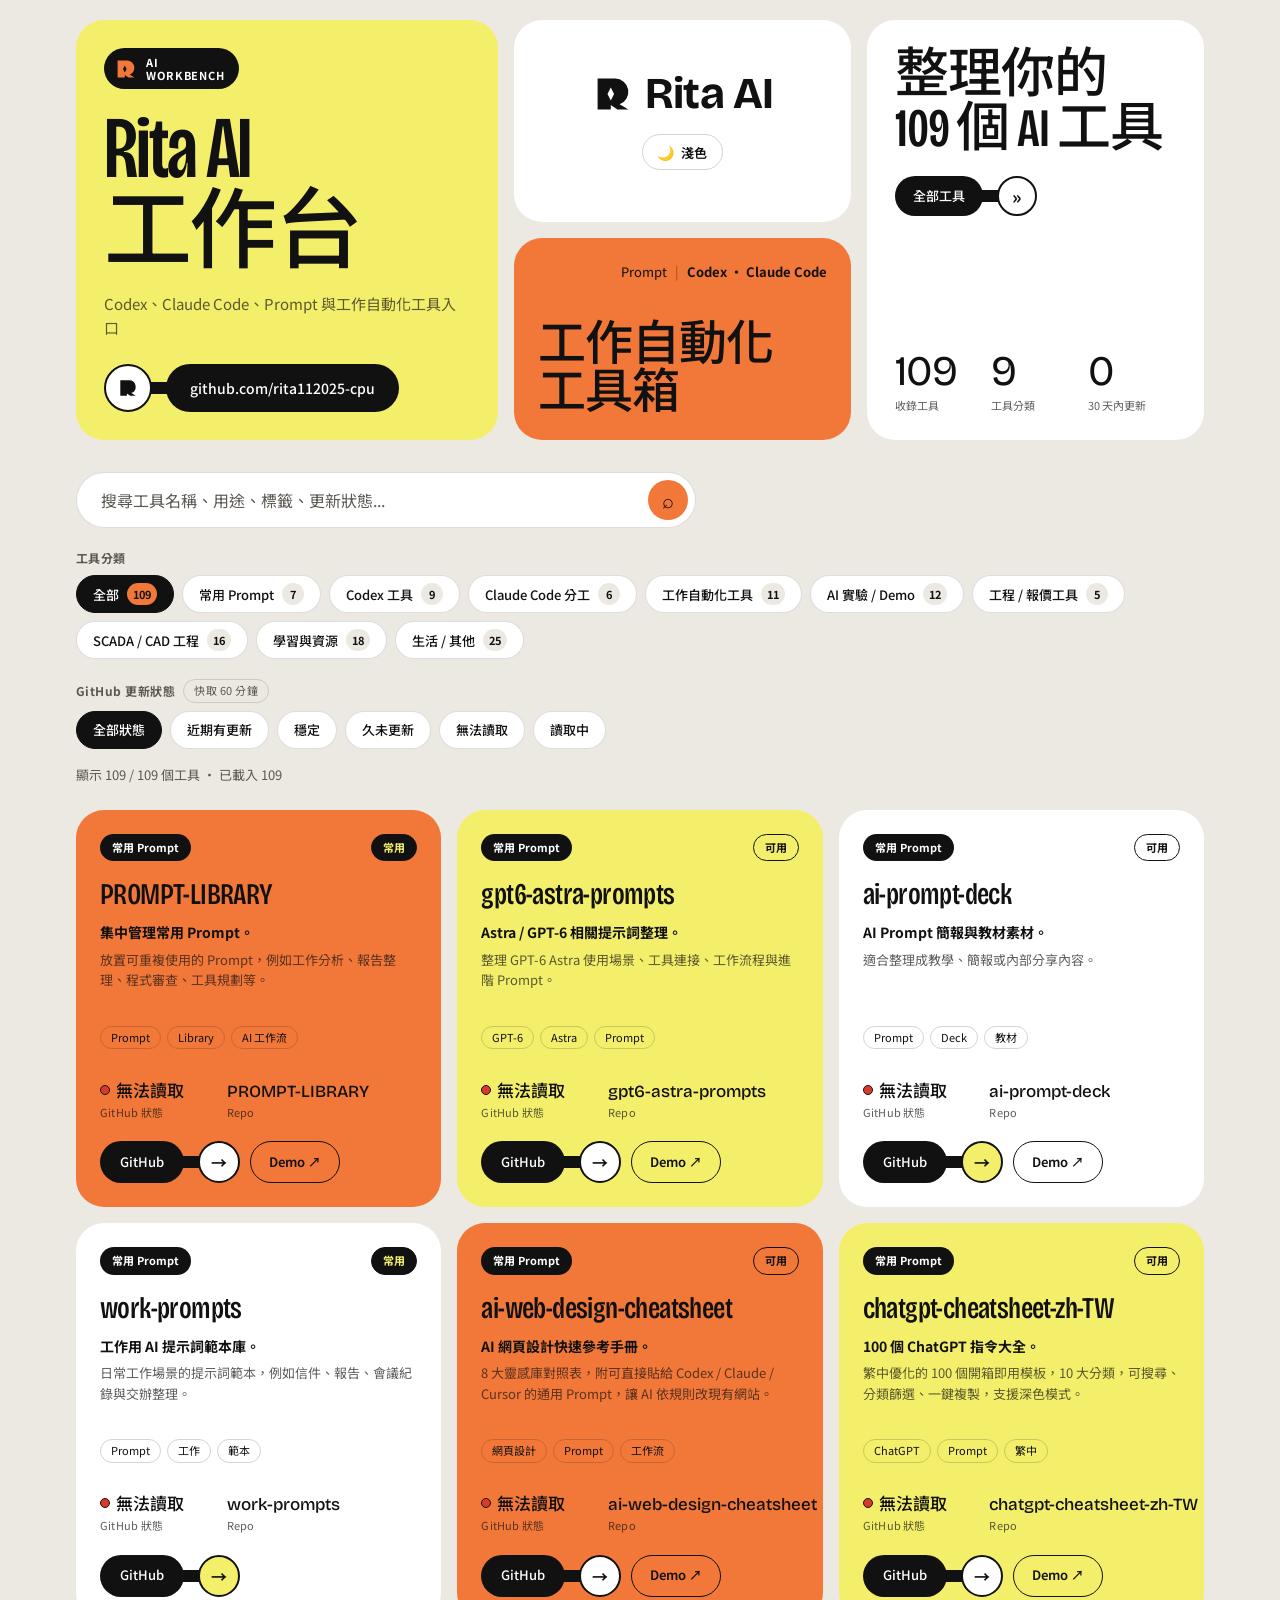
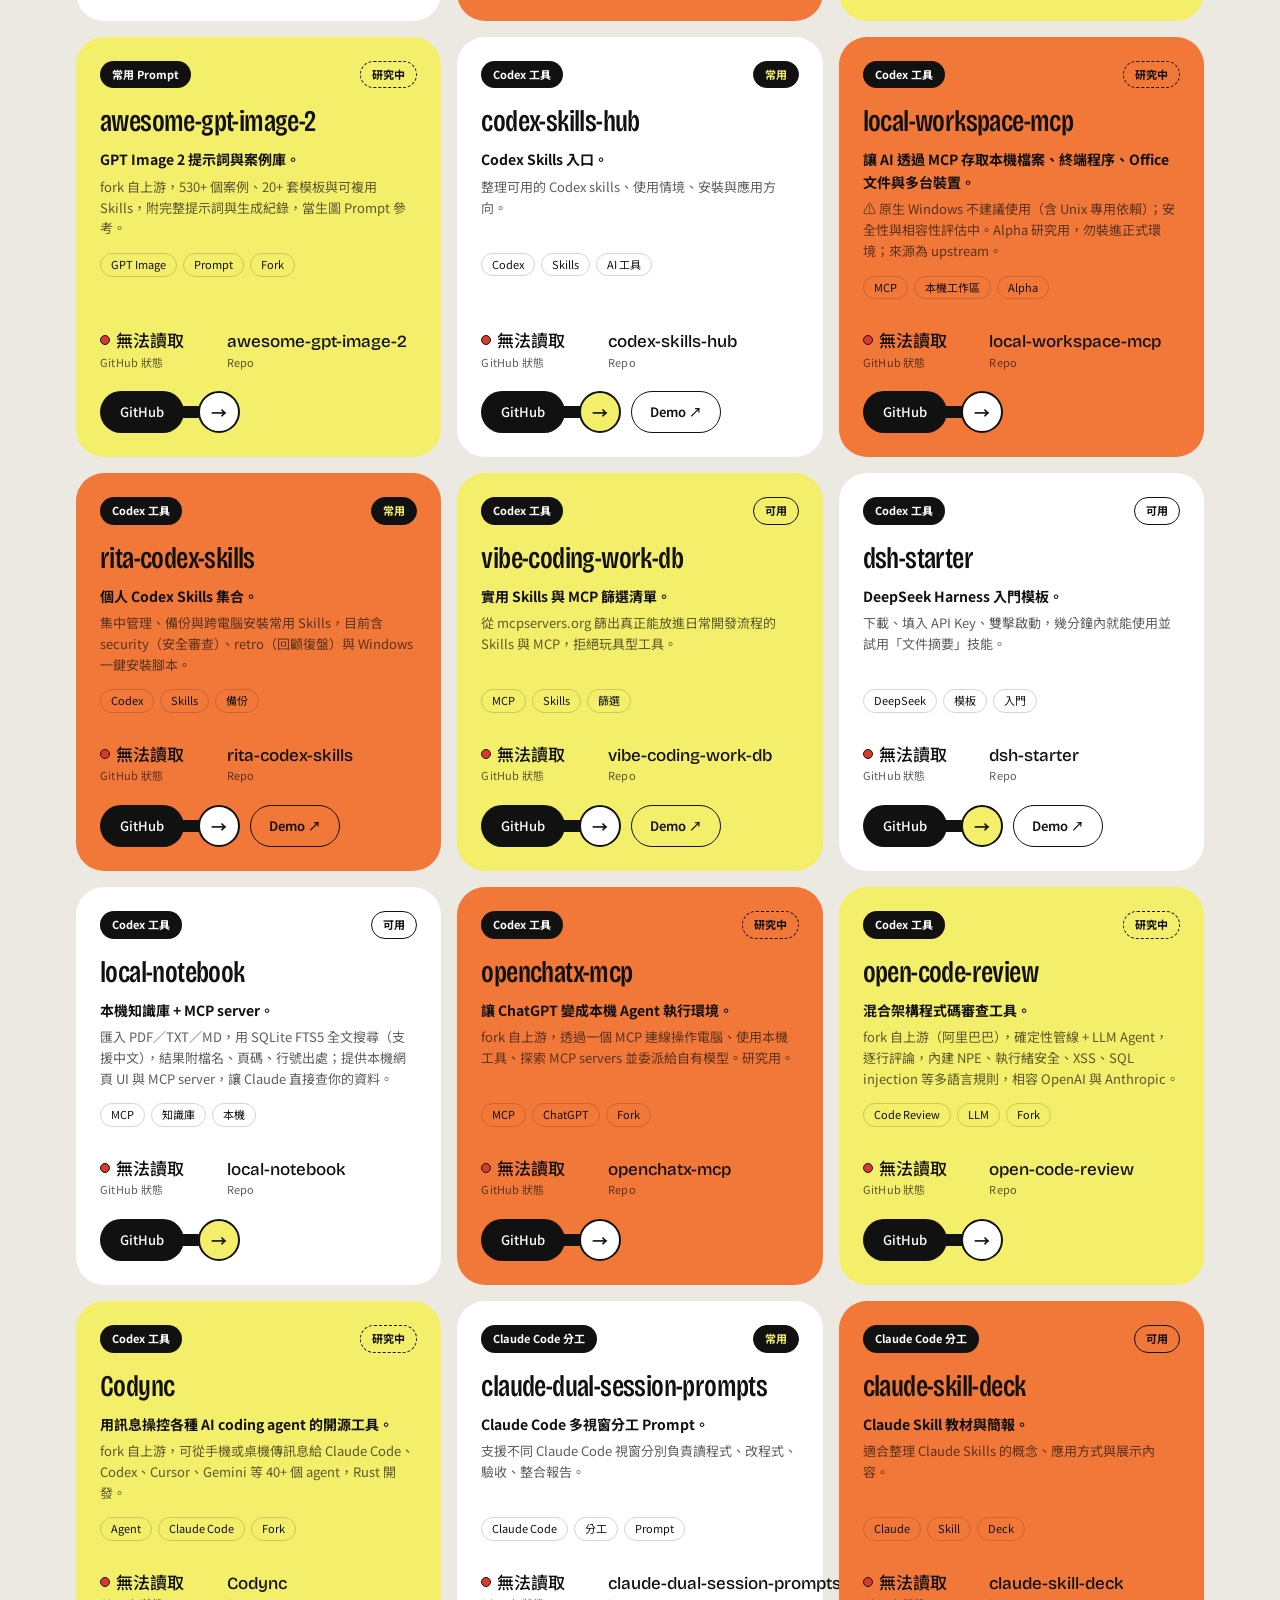
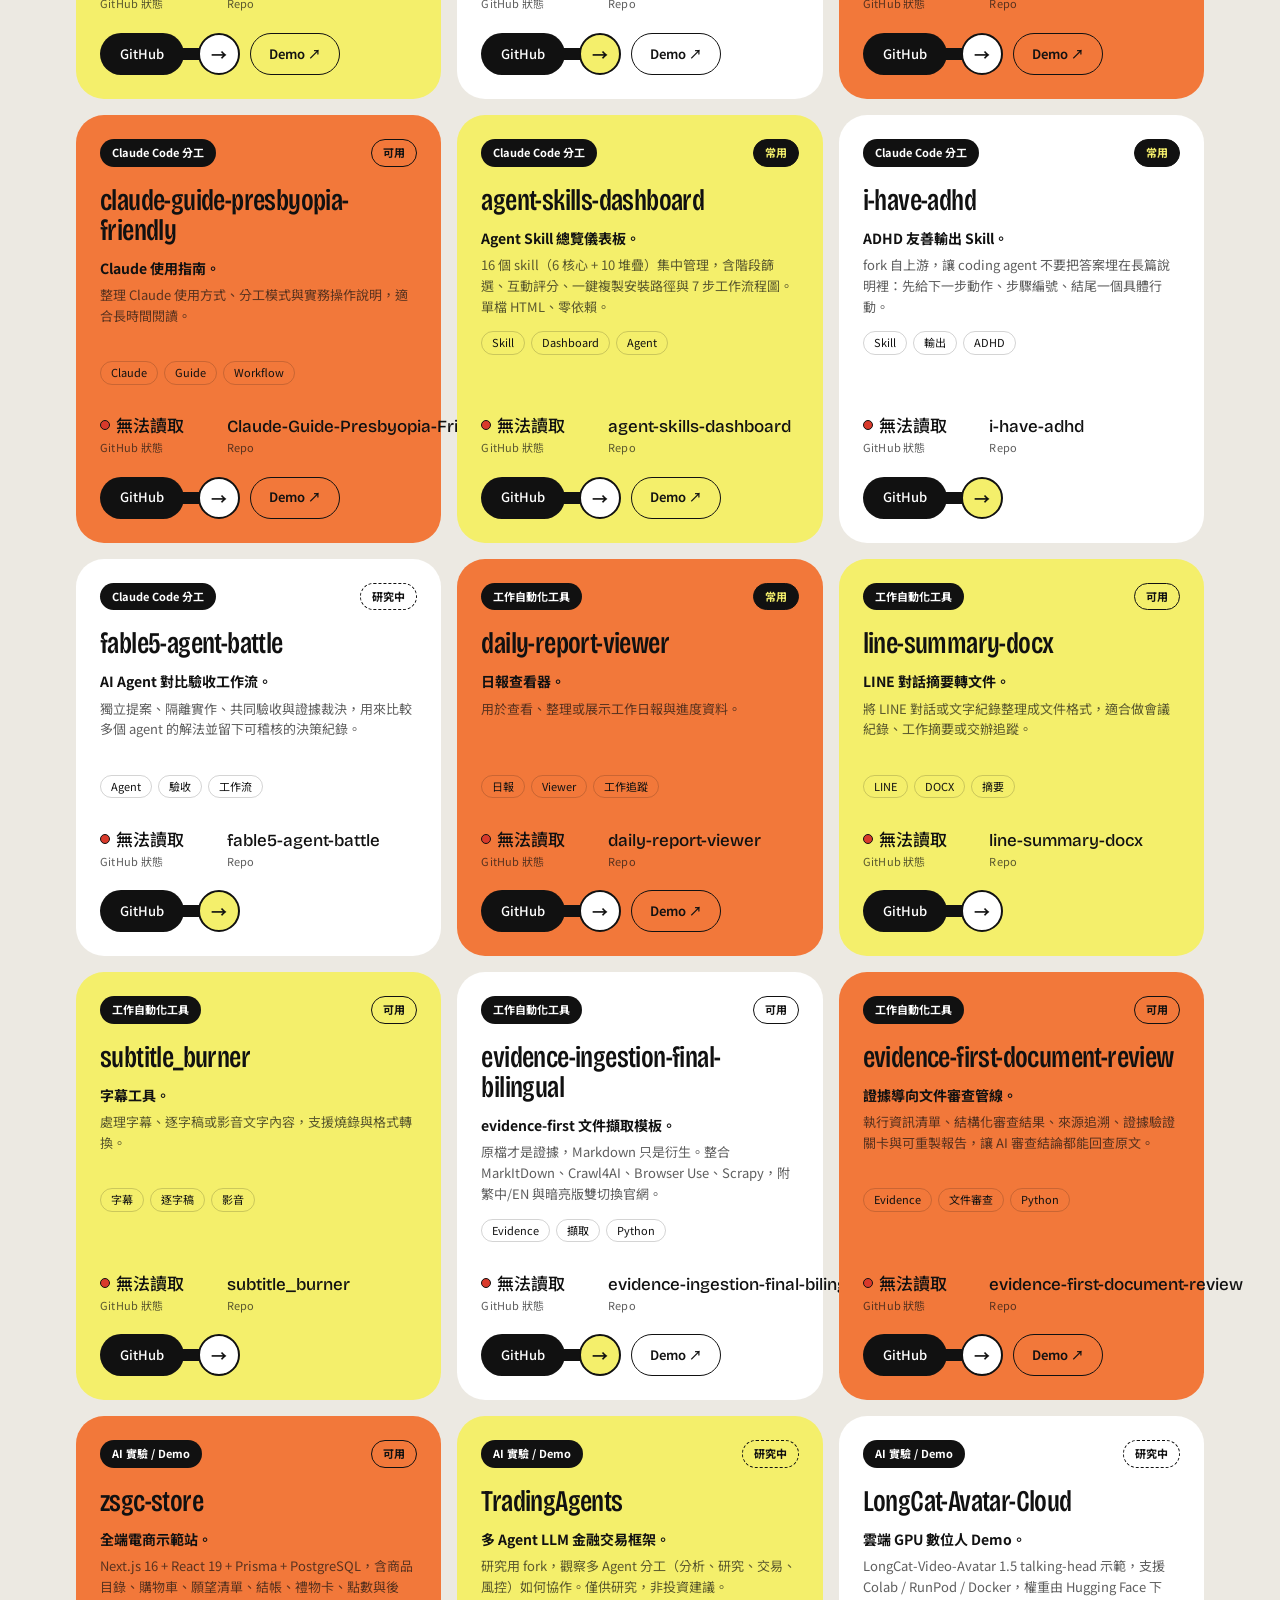
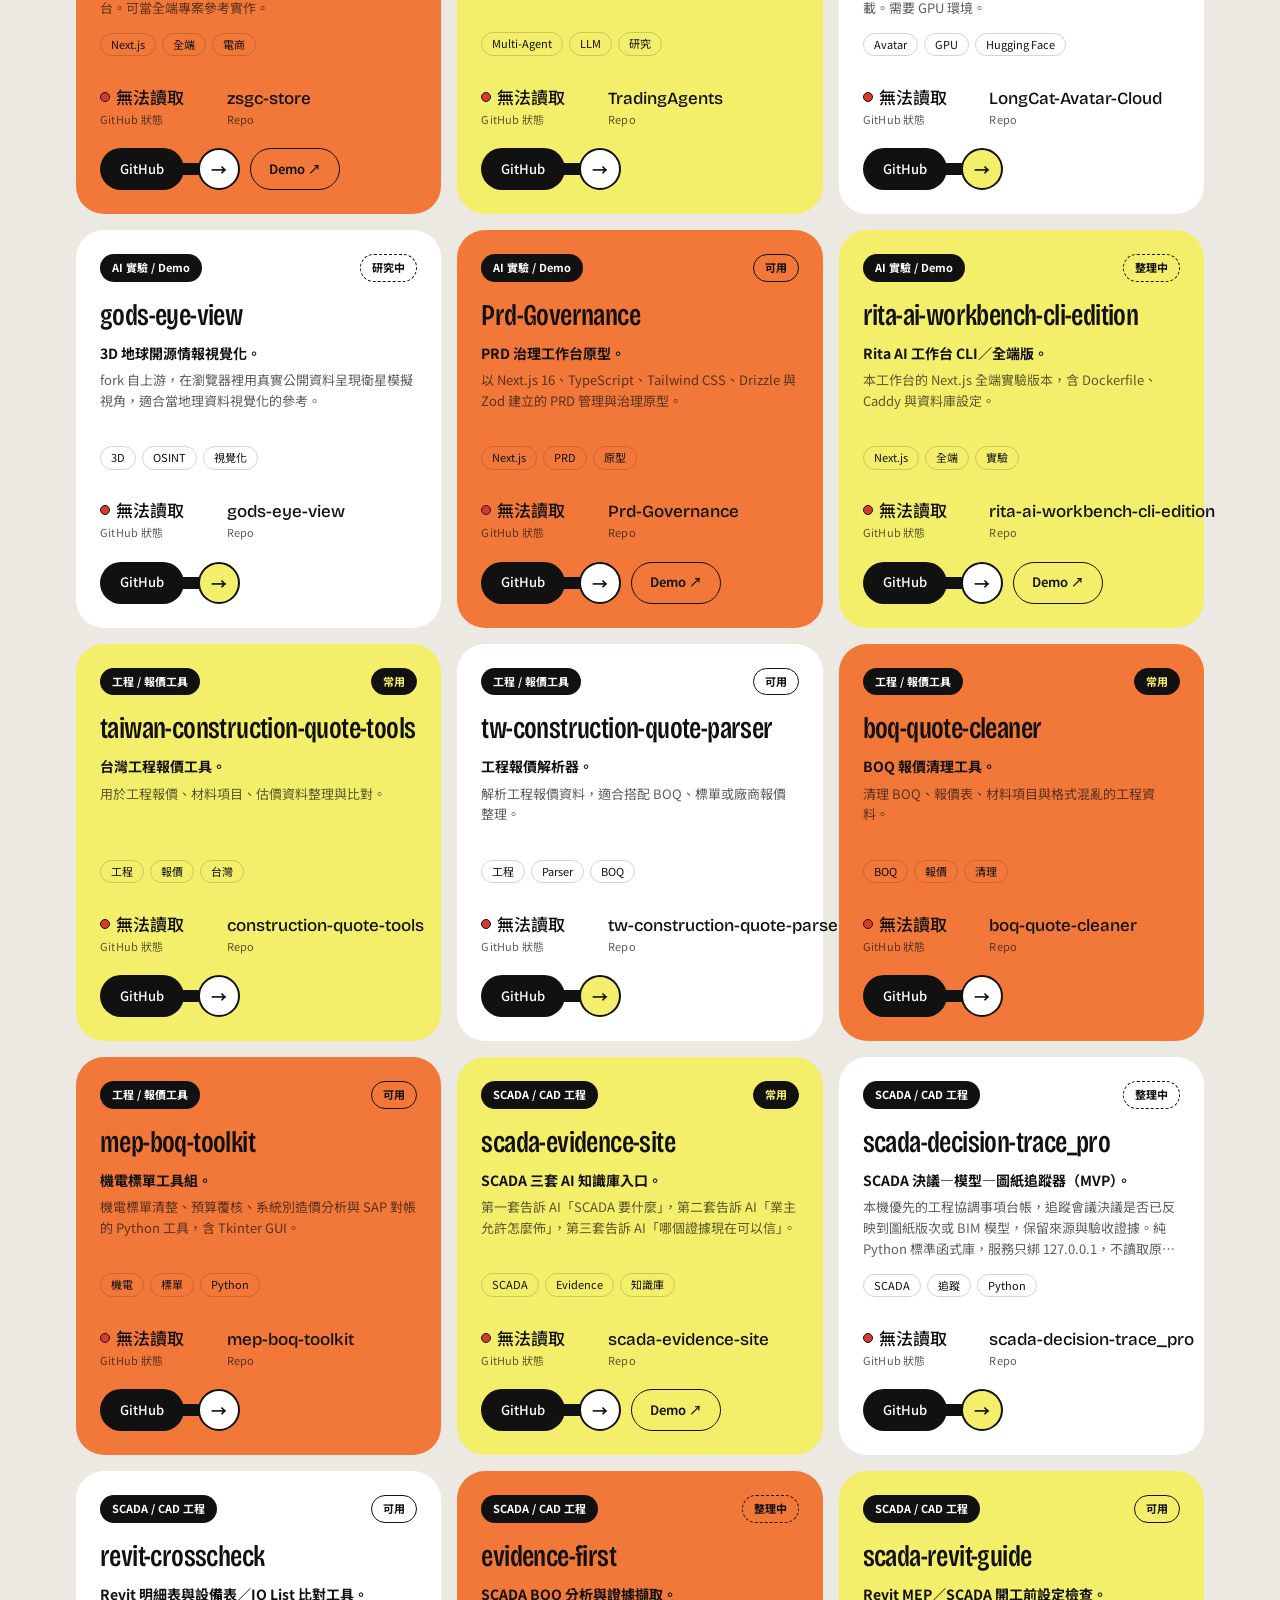
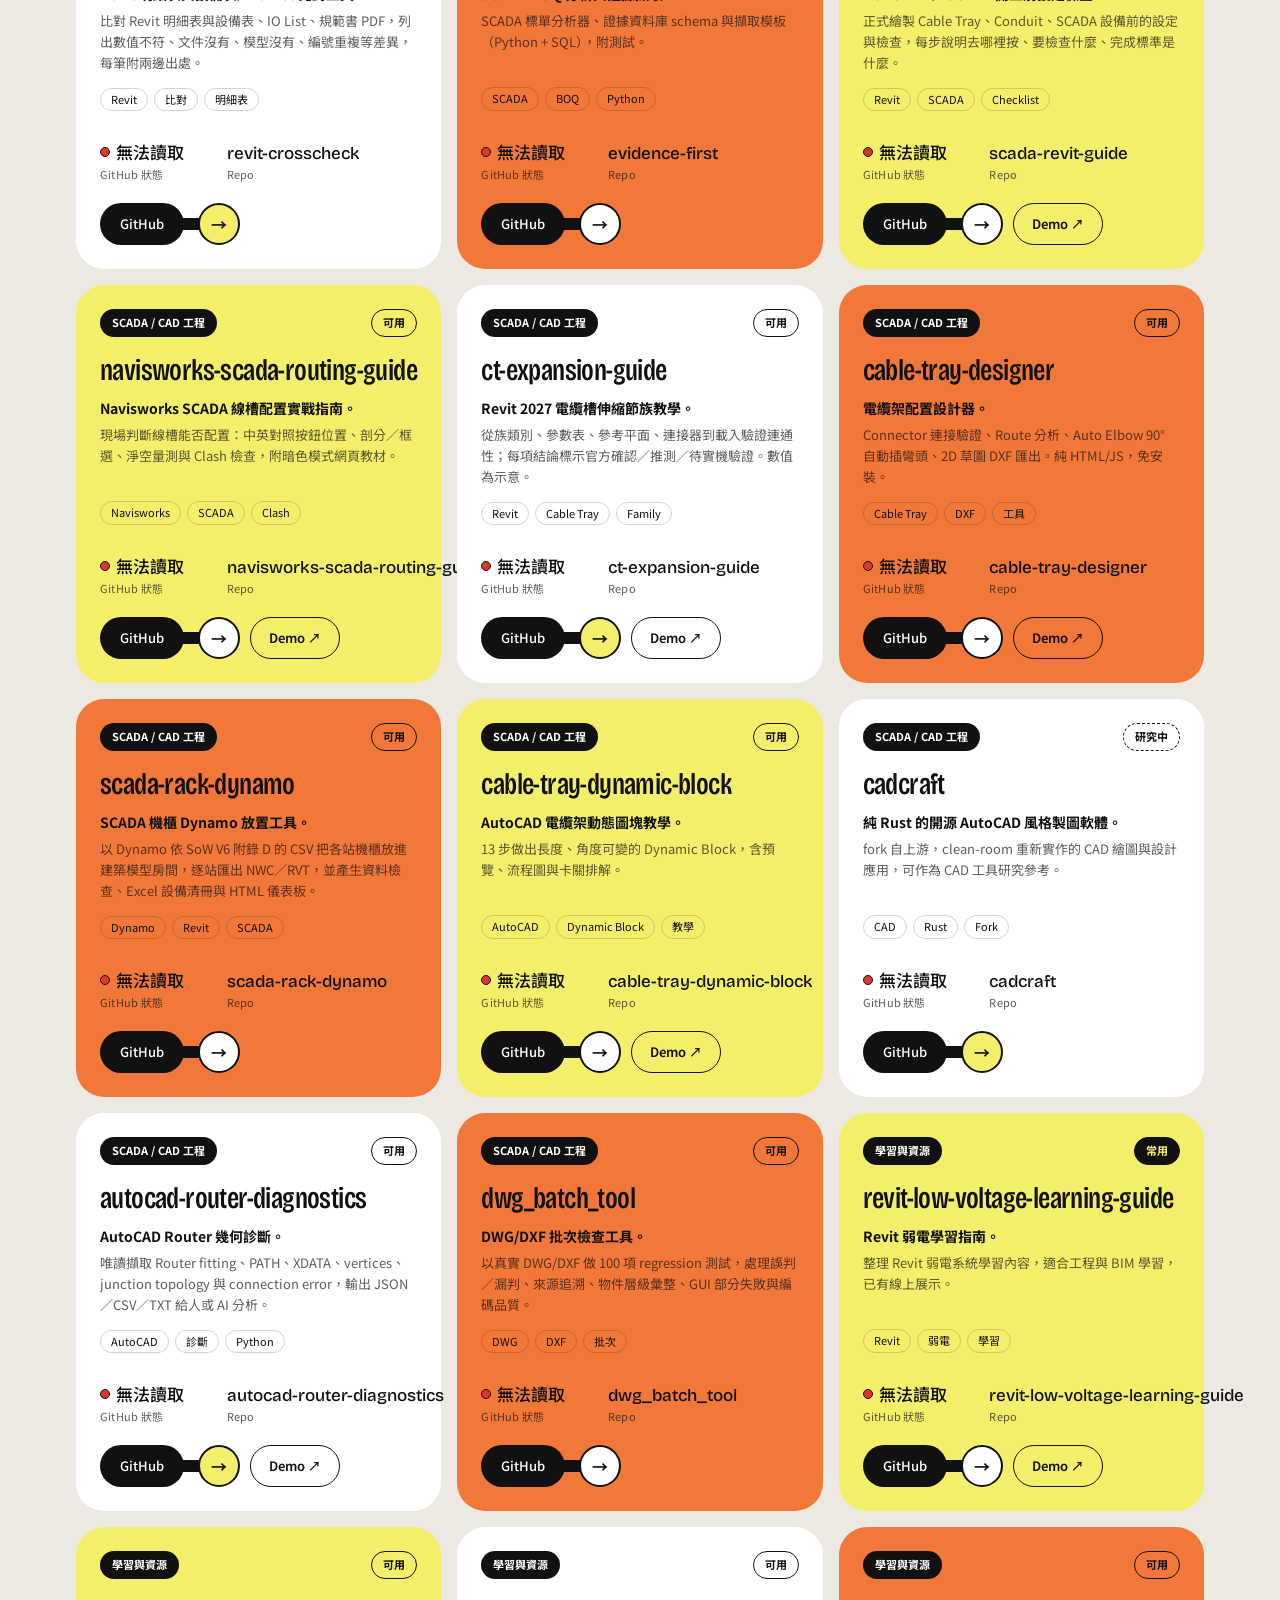
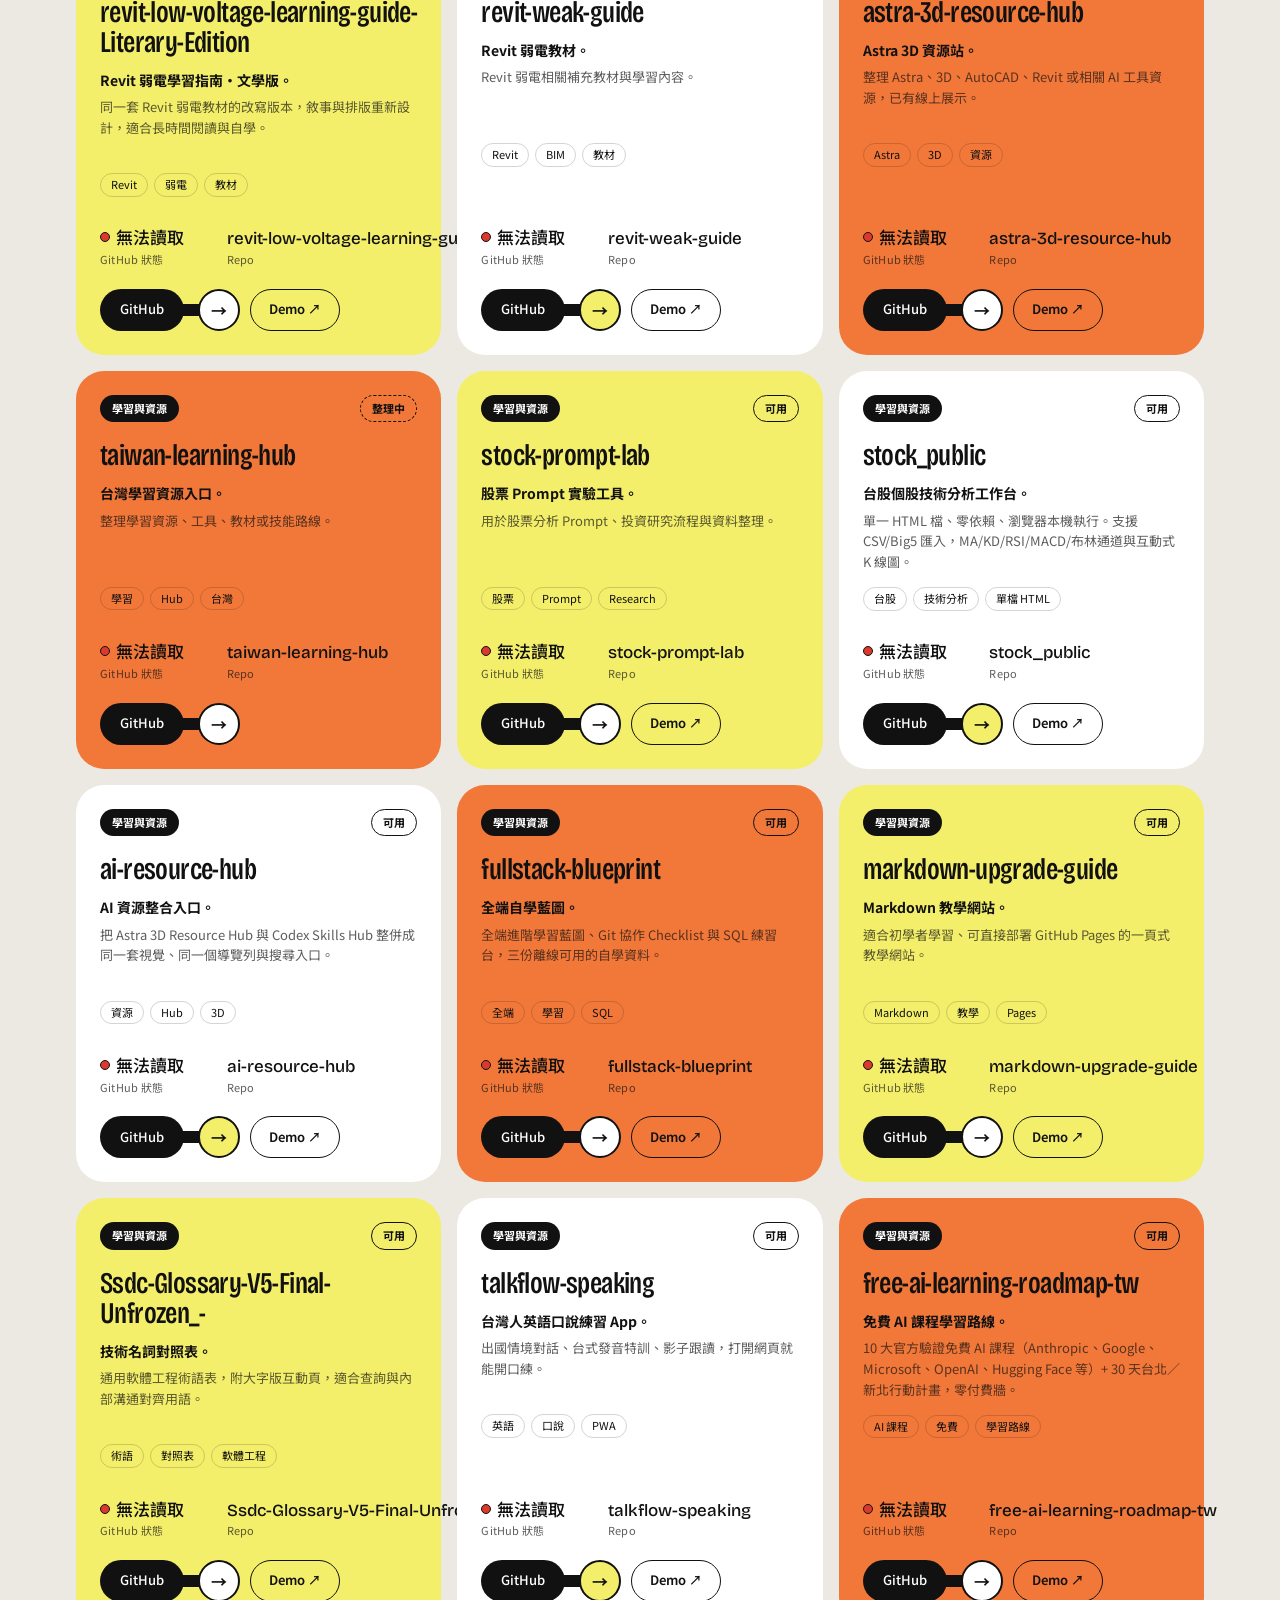
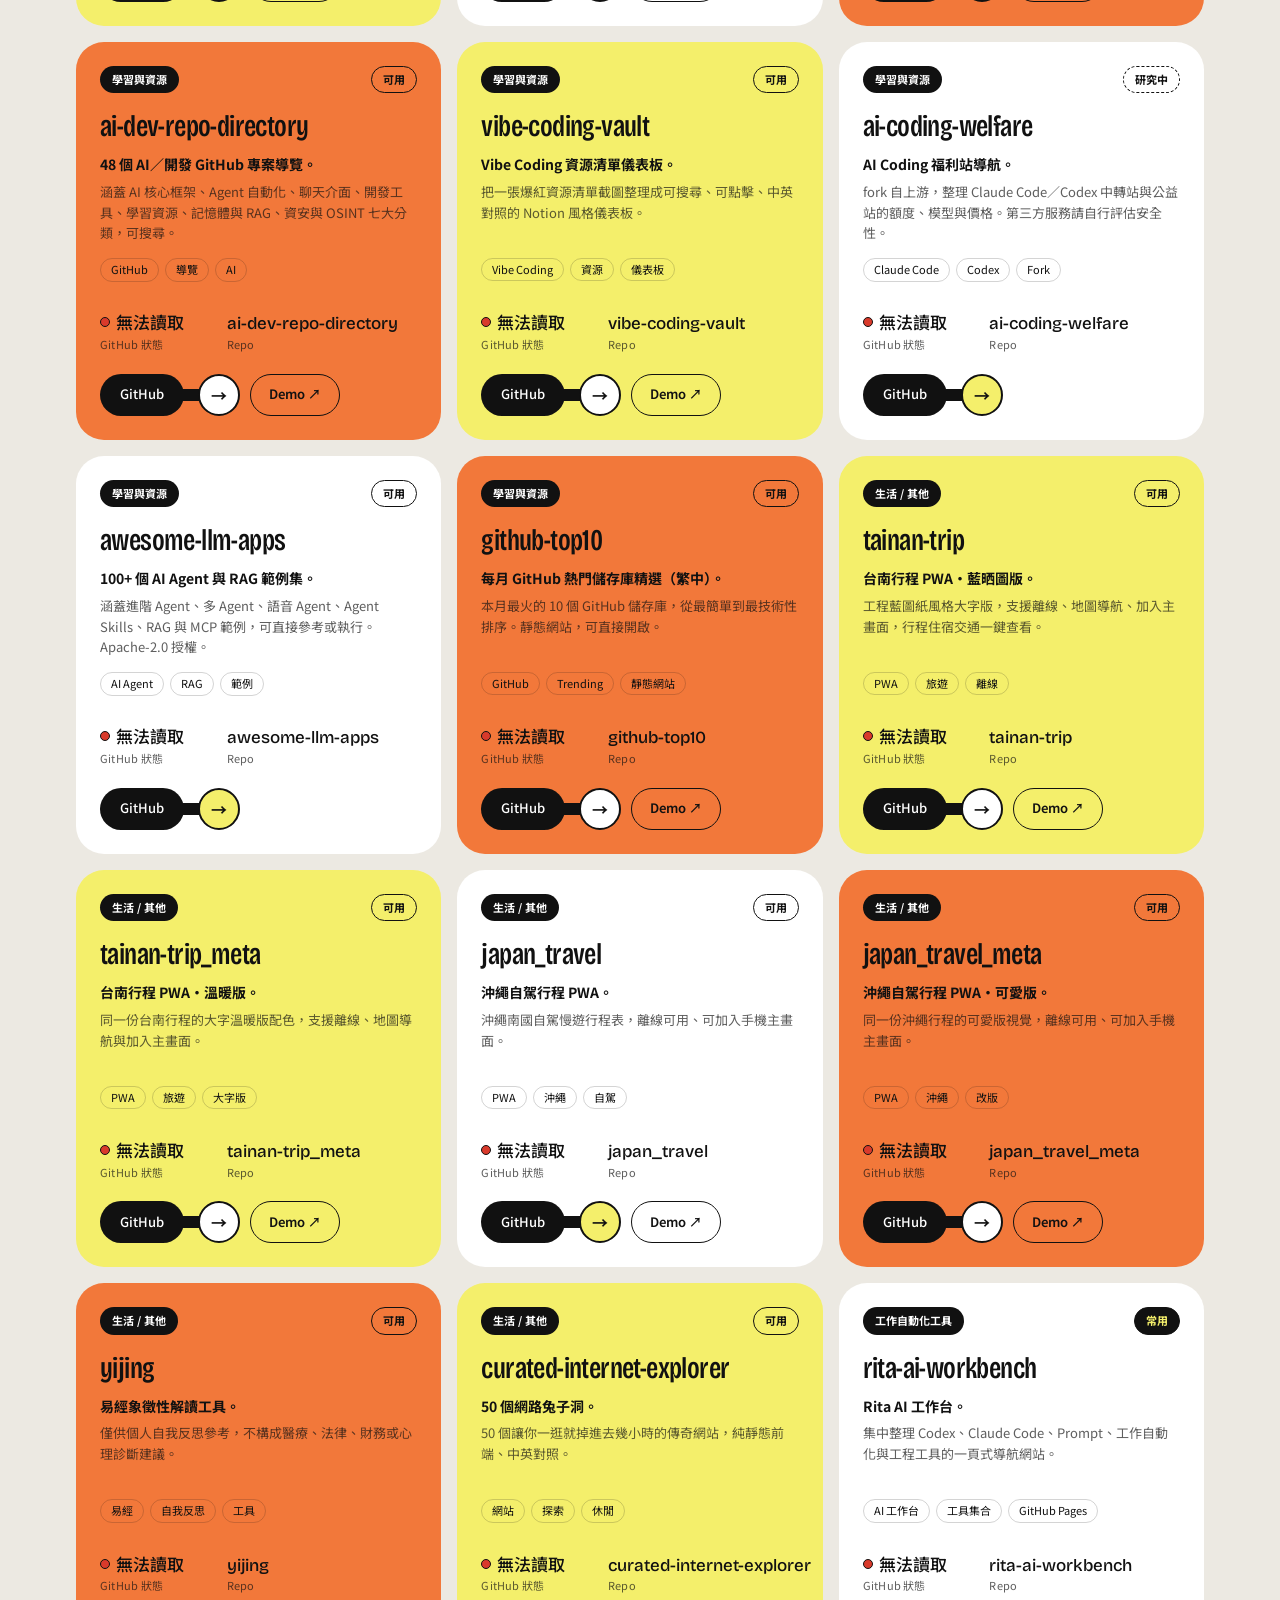
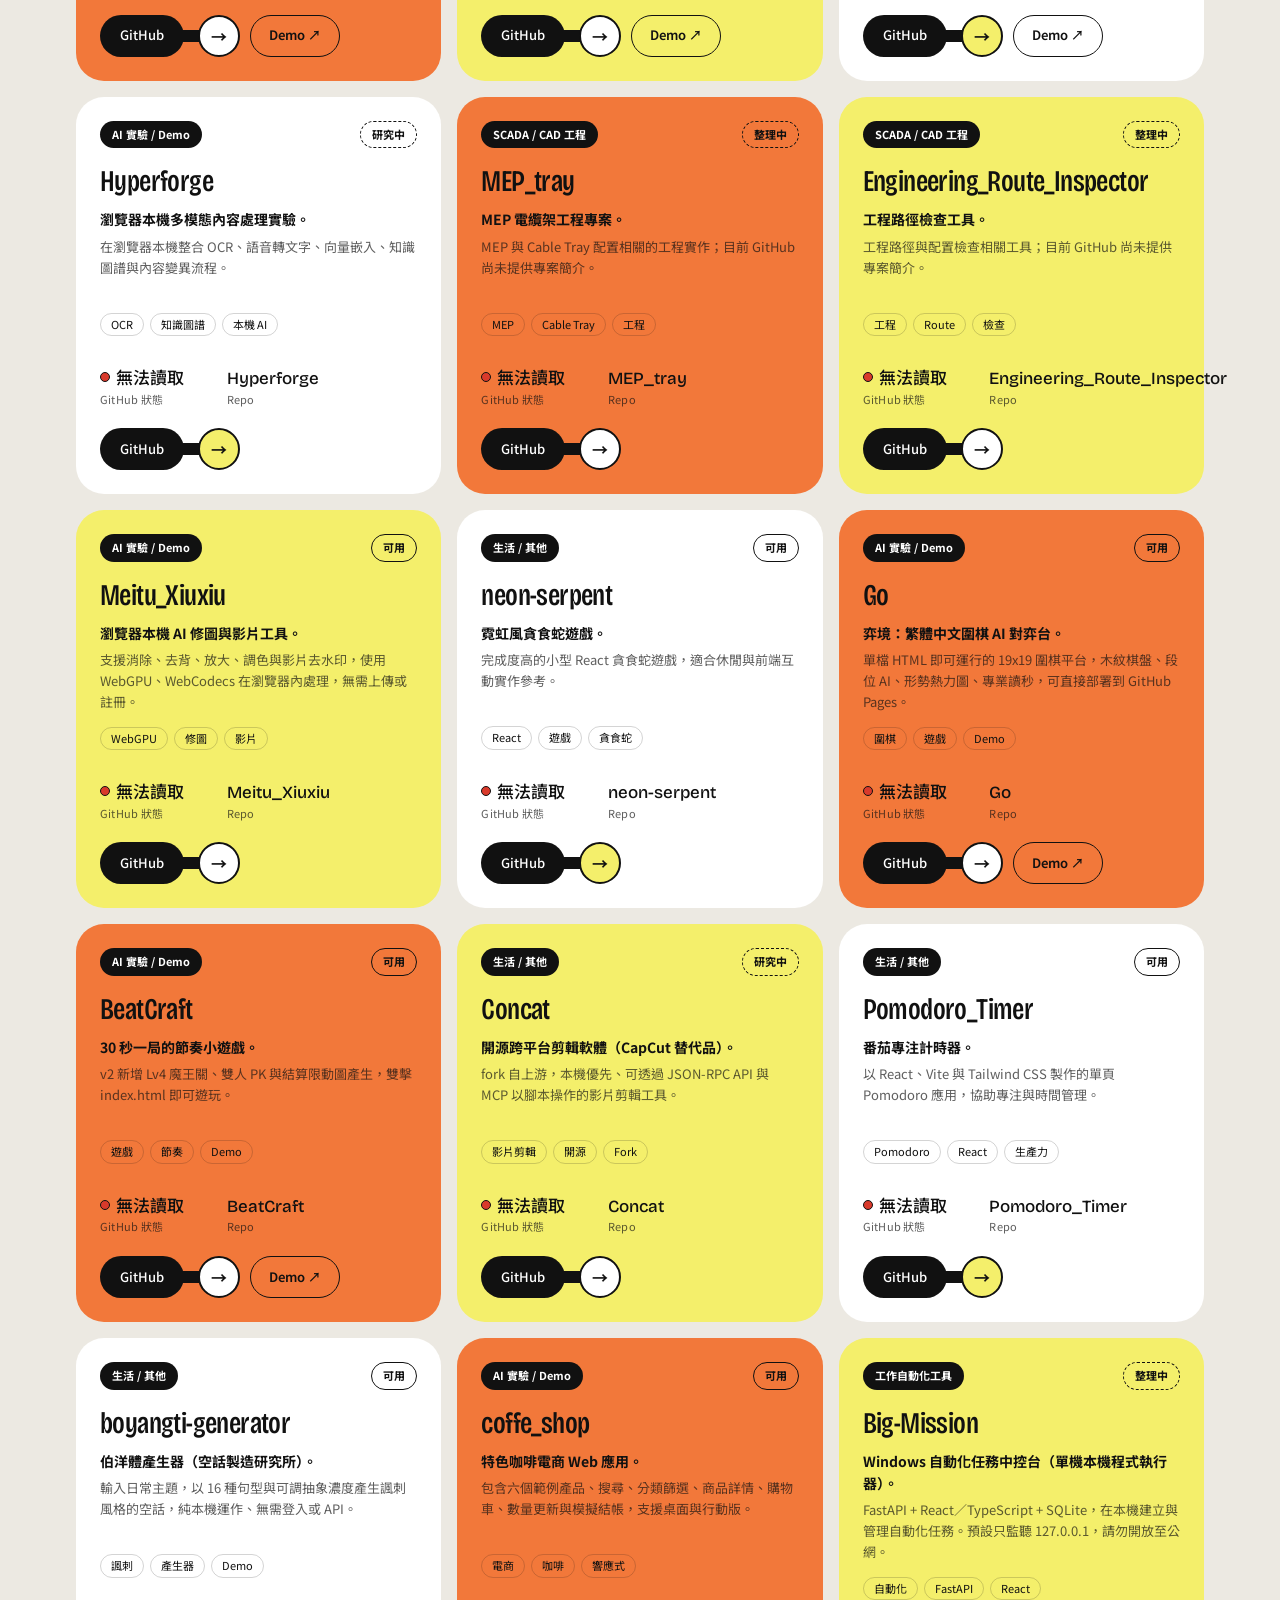
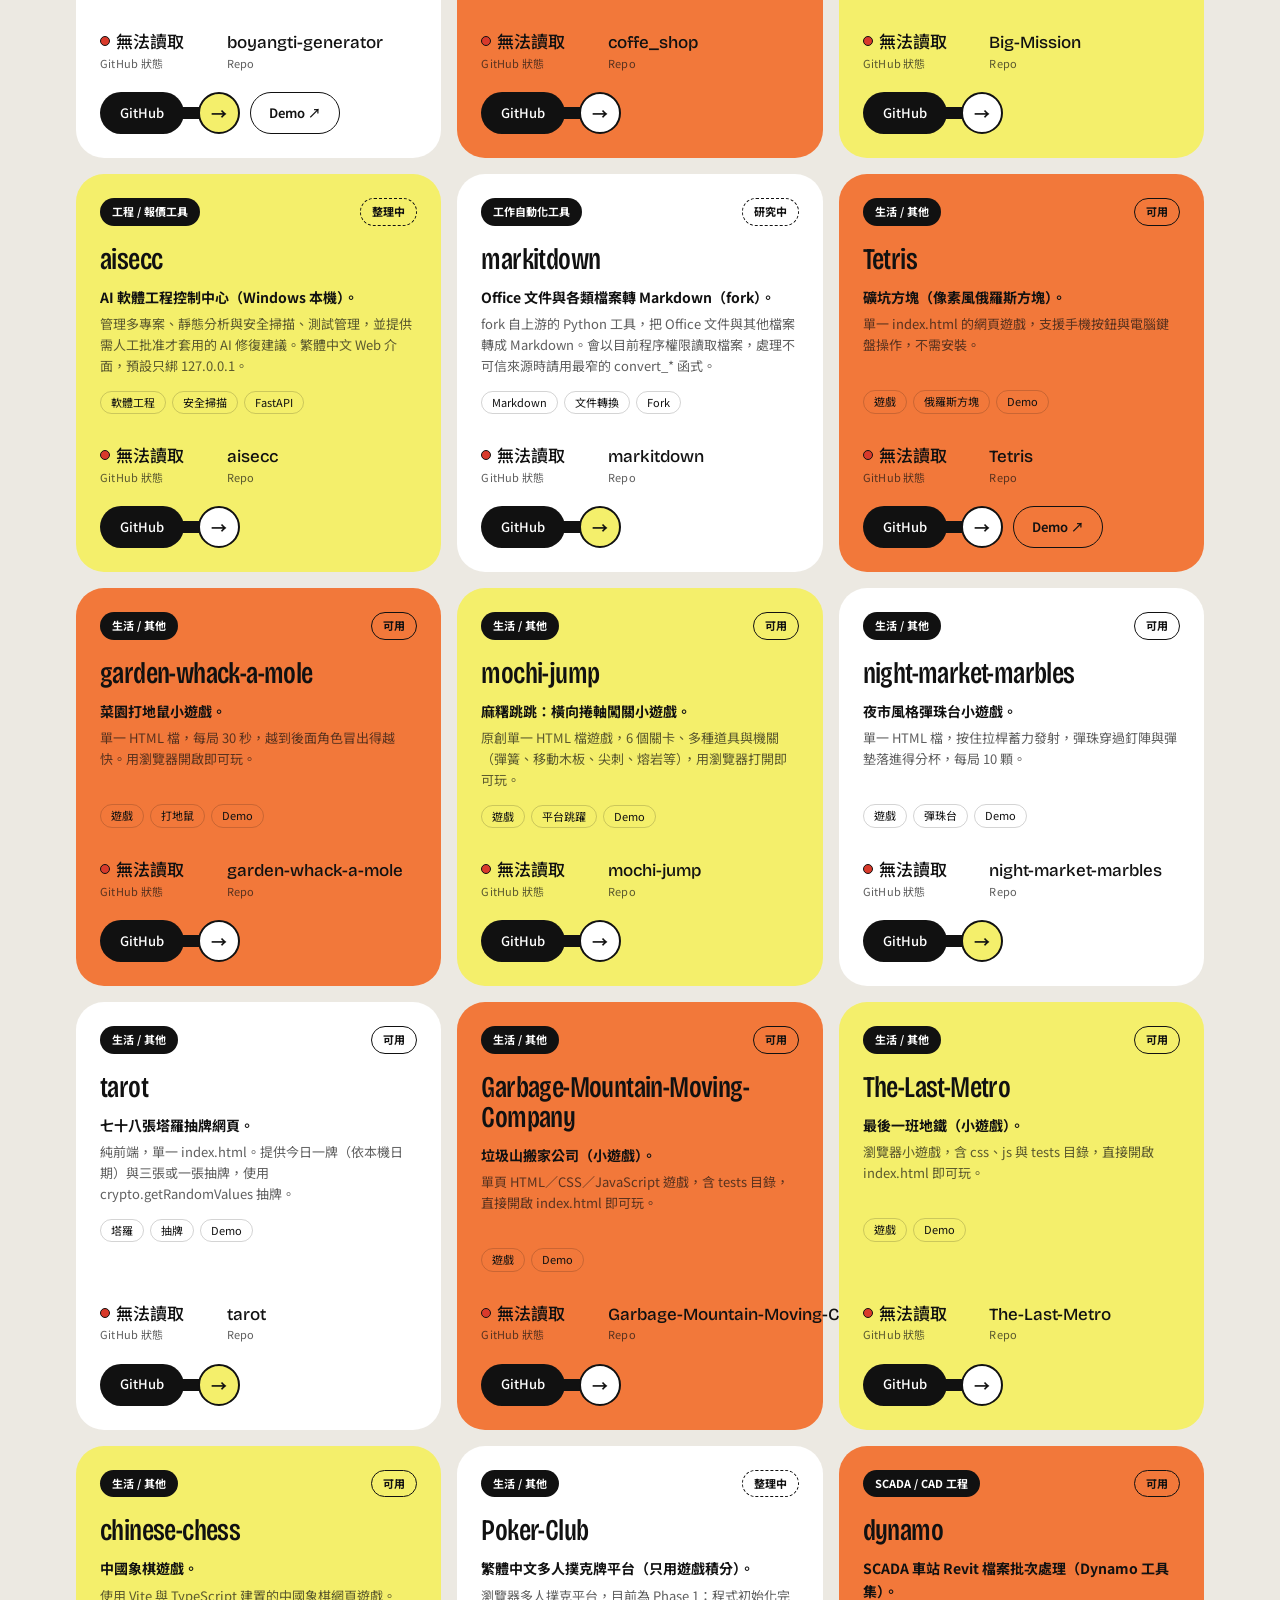
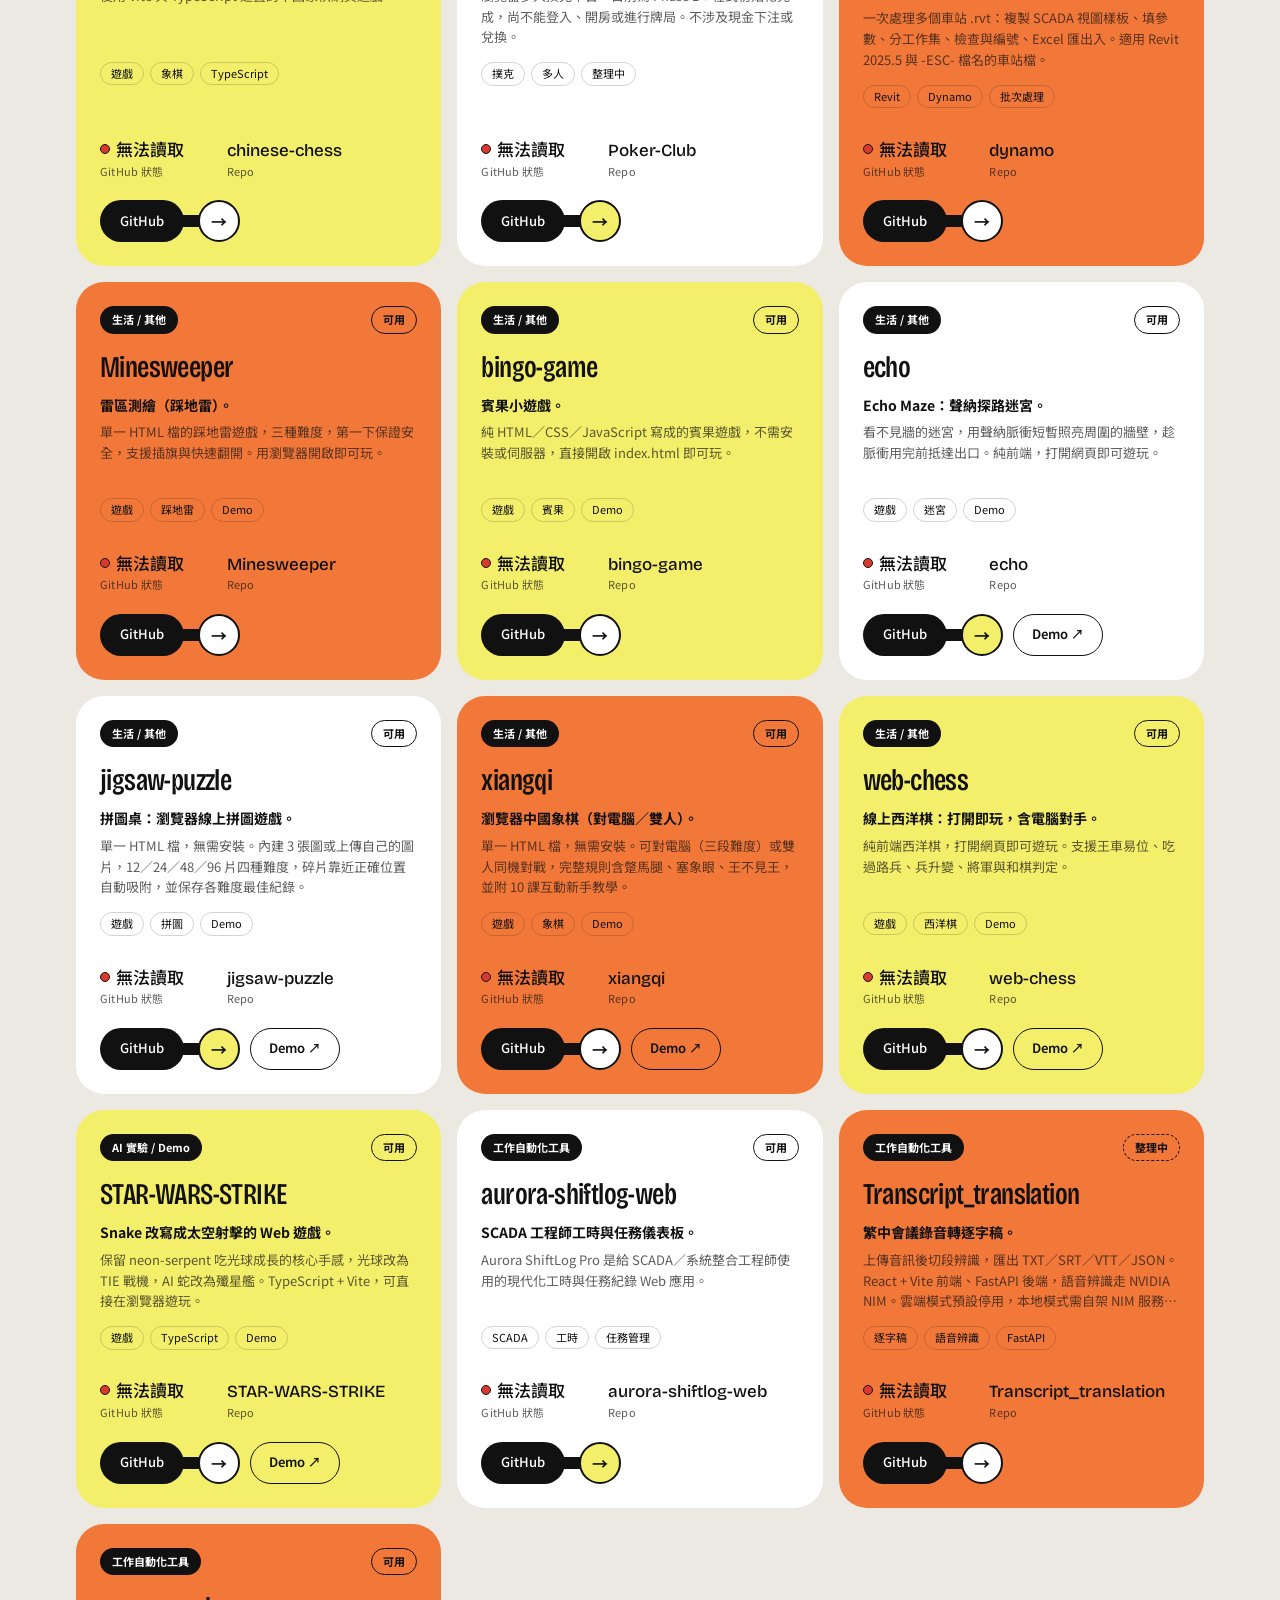
<file: index.html>
<!DOCTYPE html>
<html lang="zh-Hant">
<head>
<meta charset="UTF-8">
<meta name="viewport" content="width=device-width, initial-scale=1.0">
<title>Rita AI 工作台 | Codex、Claude Code、Prompt 與工作自動化工具入口</title>
<link rel="preconnect" href="https://fonts.googleapis.com">
<link rel="preconnect" href="https://fonts.gstatic.com" crossorigin>
<link rel="stylesheet" href="https://fonts.googleapis.com/css2?family=Bricolage+Grotesque:opsz,wdth,wght@12..96,75..100,300..800&family=Noto+Sans+TC:wght@400;500;700;900&display=swap">
<link rel="stylesheet" href="styles.css">
</head>
<body>
<header class="container hero">
  <div class="bento">
    <section class="tile tile-yellow hero-main">
      <span class="badge"><svg class="logo-mark" viewBox="0 0 40 40" aria-hidden="true"><path d="M6 6h16a12 12 0 0 1 4 23.3L34 34H24l-6-4v4H6z"/><path class="logo-cut" d="M18 14l3 6-3 6-3-6z"/></svg><span>AI<br>Workbench</span></span>
      <h1>Rita AI<br>工作台</h1>
      <p class="hero-sub">Codex、Claude Code、Prompt 與工作自動化工具入口</p>
      <a class="cta" href="https://github.com/rita112025-cpu" target="_blank" rel="noopener">
        <span class="cta-dot cta-dot-light"><svg class="logo-mark" viewBox="0 0 40 40" aria-hidden="true"><path d="M6 6h16a12 12 0 0 1 4 23.3L34 34H24l-6-4v4H6z"/></svg></span>
        <span class="cta-neck"></span>
        <span class="cta-pill">github.com/rita112025-cpu</span>
      </a>
    </section>

    <section class="tile tile-white hero-brand">
      <div class="brand">
        <svg class="logo-mark logo-lg" viewBox="0 0 40 40" aria-hidden="true"><path d="M6 6h16a12 12 0 0 1 4 23.3L34 34H24l-6-4v4H6z"/><path class="logo-cut" d="M18 14l3 6-3 6-3-6z"/></svg>
        <span class="brand-name">Rita AI</span>
      </div>
      <button id="themeToggle" class="theme-toggle" aria-label="切換主題">
        <span class="icon-sun">☀️</span>
        <span class="icon-moon">🌙</span>
        <span class="toggle-text">淺色</span>
      </button>
    </section>

    <section class="tile tile-orange hero-note">
      <div class="note-meta"><span>Prompt</span><span class="sep">|</span><strong>Codex · Claude Code</strong></div>
      <p class="note-title">工作自動化<br>工具箱</p>
    </section>

    <section class="tile tile-white hero-stats">
      <p class="stats-title">整理你的<br><span id="heroTotal">0</span> 個 AI 工具</p>
      <a class="cta cta-sm" href="#tools">
        <span class="cta-pill">全部工具</span>
        <span class="cta-neck"></span>
        <span class="cta-dot">»</span>
      </a>
      <div class="stats-row" id="statsRow"></div>
    </section>
  </div>
</header>

<main class="container" id="tools">
  <section class="controls">
    <div class="search-wrap">
      <input type="text" id="searchInput" placeholder="搜尋工具名稱、用途、標籤、更新狀態..." autocomplete="off">
      <span class="search-icon">⌕</span>
    </div>
    <div class="filter-label">工具分類</div>
    <div class="filter-row" id="filterRow"></div>
    <div class="filter-label">GitHub 更新狀態 <span class="filter-hint" id="githubHint">讀取中...</span></div>
    <div class="filter-row" id="githubFilterRow"></div>
    <div class="result-info" id="resultInfo"></div>
  </section>

  <section id="toolsGrid" class="tools-grid"></section>
</main>

<footer class="container site-footer">
  <div class="tile tile-white footer-tile">
    <div class="brand">
      <svg class="logo-mark" viewBox="0 0 40 40" aria-hidden="true"><path d="M6 6h16a12 12 0 0 1 4 23.3L34 34H24l-6-4v4H6z"/><path class="logo-cut" d="M18 14l3 6-3 6-3-6z"/></svg>
      <strong>Rita AI 工作台</strong>
    </div>
    <p>整理 Codex、Claude Code、Prompt 與工作自動化工具。公開 repo 狀態直接讀 GitHub API，無需後端。</p>
    <p class="footer-meta">純前端 · 無需登入 · 無 token · GitHub API 快取 60 分鐘 · rita112025-cpu</p>
  </div>
</footer>

<script src="app.js"></script>
</body>
</html>
</file>
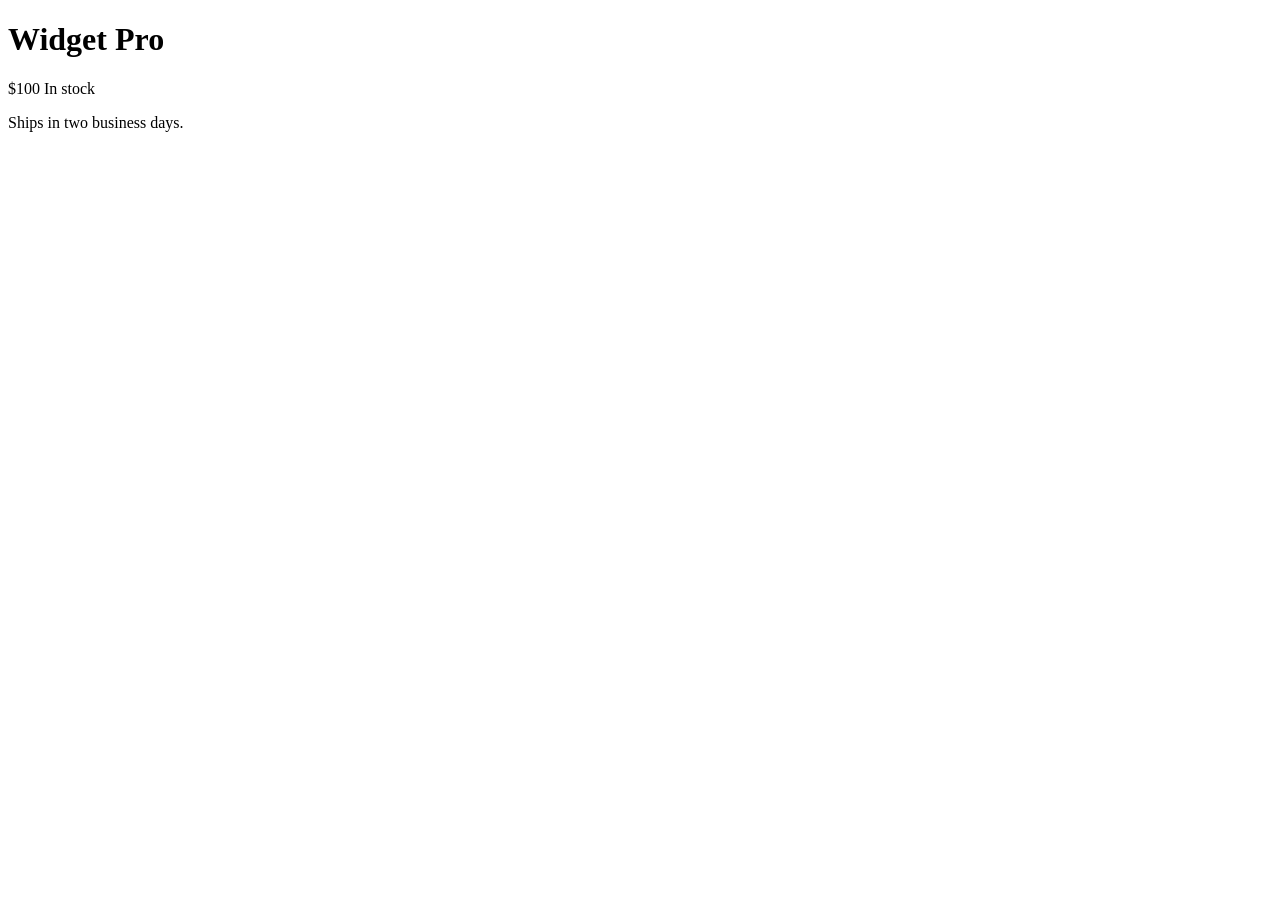
<file: research/scrapling/tests/fixtures/product_v1.html>
<!doctype html>
<html lang="en">
<head>
  <meta charset="utf-8">
  <title>Widget Pro - Example Shop</title>
  <style>.noise { color: red; }</style>
</head>
<body>
  <script>var tracking = 1;</script>
  <h1>Widget Pro</h1>
  <div class="product-card">
    <span class="price">$100</span>
    <span class="stock">In stock</span>
  </div>
  <p>Ships in two business days.</p>
</body>
</html>
</file>
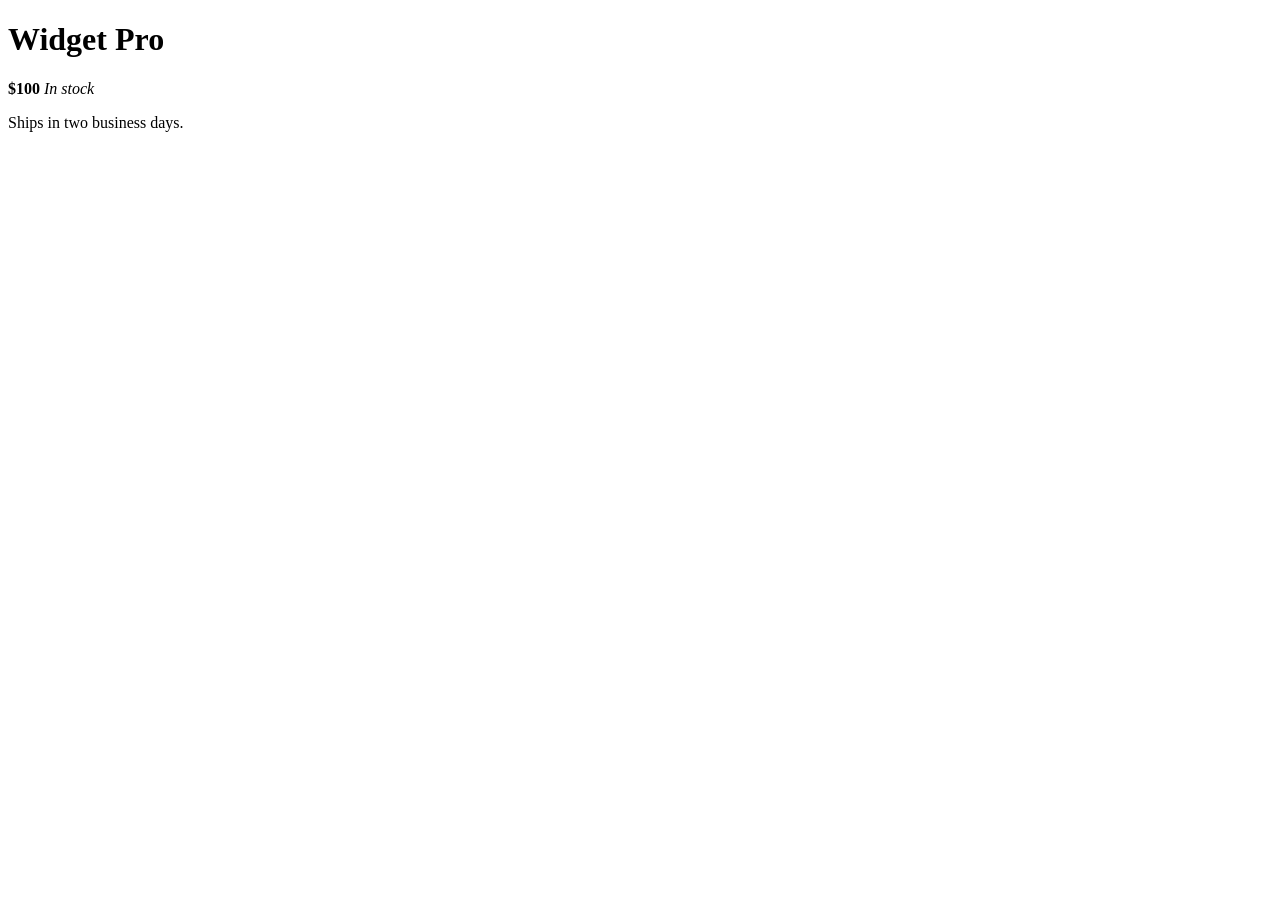
<file: research/scrapling/tests/fixtures/product_v2.html>
<!doctype html>
<html lang="en">
<head>
  <meta charset="utf-8">
  <title>Widget Pro - Example Shop</title>
  <style>.noise { color: red; }</style>
</head>
<body>
  <script>var tracking = 1;</script>
  <h1>Widget Pro</h1>
  <section class="product-card-v2">
    <strong class="product-price">$100</strong>
    <em class="product-stock">In stock</em>
  </section>
  <p>Ships in two business days.</p>
</body>
</html>
</file>
<file: styles.css>
:root{
  --bg:#ECE9E2;
  --text:#111111;
  --text2:#5B5852;
  --surface:#FFFFFF;
  --line:rgba(17,17,17,.14);
  --ink:#111111;
  --ink2:rgba(17,17,17,.68);
  --ink-line:rgba(17,17,17,.18);
  --orange:#F2783A;
  --yellow:#F4EF6B;
  --white:#FFFFFF;
  --chip-on-bg:#111111;
  --chip-on-fg:#FFFFFF;
  --ok:#1E9E52;
  --warn:#C97A00;
  --bad:#D93A2B;
  --radius:28px;
  --font-display:"Bricolage Grotesque","Noto Sans TC","Microsoft JhengHei",sans-serif;
  --font-body:"Noto Sans TC",-apple-system,BlinkMacSystemFont,"Segoe UI","PingFang TC","Microsoft JhengHei",sans-serif;
}
[data-theme="dark"]{
  --bg:#0B0B0C;
  --text:#F4F2EC;
  --text2:#A19E97;
  --surface:#1A1A1C;
  --line:rgba(255,255,255,.12);
  --white:#F6F4EE;
  --chip-on-bg:#F4EF6B;
  --chip-on-fg:#111111;
}
*{box-sizing:border-box;margin:0;padding:0}
html{scroll-behavior:smooth}
body{
  font-family:var(--font-body);
  background:var(--bg);
  color:var(--text);
  line-height:1.6;
  -webkit-font-smoothing:antialiased;
  transition:background .2s,color .2s;
}
.container{max-width:1160px;margin:0 auto;padding:0 16px}

/* ---------- 共用：色塊 tile、logo、膠囊連接 CTA ---------- */
.tile{border-radius:var(--radius);color:var(--ink);padding:24px;position:relative;overflow:hidden}
.tile-yellow{background:var(--yellow)}
.tile-orange{background:var(--orange)}
.tile-white{background:var(--white)}
.logo-mark{width:22px;height:22px;fill:currentColor;flex-shrink:0}
.logo-mark .logo-cut{fill:var(--white)}
.tile-yellow .logo-mark .logo-cut{fill:var(--yellow)}
.logo-lg{width:44px;height:44px}

.cta{display:inline-flex;align-items:center;text-decoration:none;color:var(--ink);max-width:100%}
.cta-pill{
  background:var(--ink);color:#fff;
  height:48px;padding:0 24px;border-radius:999px;
  display:inline-flex;align-items:center;
  font-size:14px;font-weight:500;white-space:nowrap;overflow:hidden;text-overflow:ellipsis;
}
.cta-neck{width:18px;height:12px;background:var(--ink);flex-shrink:0;margin:0 -2px}
.cta-dot{
  width:48px;height:48px;border-radius:50%;flex-shrink:0;
  border:2.5px solid var(--ink);background:var(--white);
  display:inline-flex;align-items:center;justify-content:center;
  font-size:20px;font-weight:700;line-height:1;
  transition:transform .2s;
}
.cta-dot-light .logo-mark{width:22px;height:22px}
.cta:hover .cta-dot{transform:rotate(-12deg) scale(1.05)}
.cta:hover .cta-pill{background:#000}
.cta-sm .cta-pill{height:40px;padding:0 18px;font-size:13px}
.cta-sm .cta-dot{width:40px;height:40px;font-size:18px}

/* ---------- Hero bento ---------- */
.hero{padding-top:20px}
.bento{
  display:grid;
  grid-template-columns:1.25fr 1fr 1fr;
  grid-template-rows:auto auto;
  gap:16px;
}
.hero-main{grid-row:span 2;display:flex;flex-direction:column;gap:18px;min-height:420px;padding:28px}
.badge{
  display:inline-flex;align-items:center;gap:8px;align-self:flex-start;
  background:var(--ink);color:#fff;border-radius:999px;padding:8px 14px 8px 10px;
  font-size:11px;font-weight:700;letter-spacing:.08em;text-transform:uppercase;line-height:1.15;
}
.badge .logo-mark{width:24px;height:24px;color:var(--orange)}
.badge .logo-mark .logo-cut{fill:var(--ink)}
.hero-main h1{
  font-family:var(--font-display);
  font-stretch:75%;
  font-weight:500;
  font-size:clamp(48px,7vw,88px);
  line-height:.95;
  letter-spacing:-.03em;
}
.hero-sub{font-size:15px;color:var(--ink2);max-width:28em}
.hero-main .cta{margin-top:auto}

.hero-brand{display:flex;align-items:center;justify-content:center;flex-direction:column;gap:18px;min-height:200px}
.brand{display:flex;align-items:center;gap:10px}
.brand-name{font-family:var(--font-display);font-weight:700;font-size:44px;letter-spacing:-.02em;line-height:1}

.theme-toggle{
  display:inline-flex;align-items:center;gap:6px;
  height:36px;padding:0 14px;border-radius:999px;
  border:1.5px solid var(--ink-line);background:transparent;color:var(--ink);
  font:600 13px var(--font-body);cursor:pointer;transition:.2s;
}
.theme-toggle:hover{border-color:var(--ink);transform:translateY(-1px)}
.theme-toggle .icon-sun,.theme-toggle .icon-moon{font-size:14px;line-height:1}
[data-theme="light"] .icon-moon{display:inline}
[data-theme="light"] .icon-sun{display:none}
[data-theme="dark"] .icon-sun{display:inline}
[data-theme="dark"] .icon-moon{display:none}
.toggle-text{min-width:28px}

.hero-note{display:flex;flex-direction:column;justify-content:space-between;gap:24px;min-height:200px}
.note-meta{font-size:13px;display:flex;gap:8px;justify-content:flex-end}
.note-meta .sep{opacity:.4}
.note-title{font-family:var(--font-display);font-stretch:75%;font-weight:500;font-size:clamp(34px,4vw,48px);line-height:1;letter-spacing:-.02em}

.hero-stats{grid-column:3;grid-row:1 / span 2;display:flex;flex-direction:column;gap:20px;padding:28px}
.stats-title{font-family:var(--font-display);font-stretch:75%;font-weight:500;font-size:clamp(36px,4.4vw,54px);line-height:1;letter-spacing:-.02em}
.stats-row{margin-top:auto;display:grid;grid-template-columns:repeat(3,1fr);gap:8px;align-items:end}
.stat-item .value{font-family:var(--font-display);font-weight:400;font-size:clamp(30px,3.4vw,42px);line-height:1;letter-spacing:-.02em}
.stat-item .label{font-size:11px;color:var(--ink2);margin-top:6px;line-height:1.3}

@media(max-width:960px){
  .bento{grid-template-columns:1fr 1fr}
  .hero-main{grid-row:auto;grid-column:1 / -1;min-height:340px}
  .hero-stats{grid-column:1 / -1;grid-row:auto}
}
@media(max-width:560px){
  .bento{grid-template-columns:1fr}
  .tile{padding:20px}
  .hero-main{min-height:0;padding:22px}
  .hero-brand,.hero-note{min-height:0}
  .hero-stats{padding:22px}
  .cta-pill{padding:0 16px;font-size:13px}
}

/* ---------- 搜尋與篩選 ---------- */
.controls{padding:32px 0 8px}
.search-wrap{position:relative;max-width:620px}
.search-wrap input{
  width:100%;height:56px;padding:0 56px 0 24px;
  border:1.5px solid var(--line);border-radius:999px;
  background:var(--surface);color:var(--text);
  font:16px var(--font-body);outline:none;transition:.2s;
}
.search-wrap input::placeholder{color:var(--text2)}
.search-wrap input:focus{border-color:var(--orange);box-shadow:0 0 0 4px color-mix(in srgb,var(--orange) 25%,transparent)}
.search-icon{
  position:absolute;right:8px;top:50%;transform:translateY(-50%);
  width:40px;height:40px;border-radius:50%;background:var(--orange);color:var(--ink);
  display:flex;align-items:center;justify-content:center;font-size:20px;pointer-events:none;
}
.filter-label{
  font-size:12px;font-weight:700;color:var(--text2);letter-spacing:.04em;
  margin-top:20px;margin-bottom:8px;display:flex;align-items:center;gap:8px;
}
.filter-hint{font-weight:400;font-size:11px;border:1px solid var(--line);padding:2px 10px;border-radius:999px}
.filter-row{display:flex;flex-wrap:wrap;gap:8px}
.filter-btn{
  height:38px;padding:0 16px;border-radius:999px;
  border:1.5px solid var(--line);background:var(--surface);color:var(--text);
  font:500 13px var(--font-body);cursor:pointer;transition:.15s;
  display:inline-flex;align-items:center;gap:8px;
}
.filter-btn .count{
  font-size:11px;font-weight:700;min-width:22px;height:22px;padding:0 6px;border-radius:999px;
  background:var(--bg);display:inline-flex;align-items:center;justify-content:center;
}
.filter-btn:hover{border-color:var(--text2)}
.filter-btn.active{background:var(--chip-on-bg);color:var(--chip-on-fg);border-color:var(--chip-on-bg)}
.filter-btn.active .count{background:var(--orange);color:var(--ink)}
.result-info{font-size:13px;color:var(--text2);margin-top:16px;min-height:18px}

/* ---------- 工具卡片 ---------- */
.tools-grid{display:grid;grid-template-columns:1fr;gap:16px;padding:16px 0 48px}
@media(min-width:700px){.tools-grid{grid-template-columns:repeat(2,1fr)}}
@media(min-width:1024px){.tools-grid{grid-template-columns:repeat(3,1fr)}}
.card{
  border-radius:var(--radius);padding:24px;color:var(--ink);
  display:flex;flex-direction:column;
  transition:transform .2s;
}
.card:hover{transform:translateY(-3px)}
.card-orange{background:var(--orange)}
.card-yellow{background:var(--yellow)}
.card-white{background:var(--white)}
.card-top{display:flex;justify-content:space-between;align-items:center;gap:8px;margin-bottom:18px}
.card-category{font-size:11px;font-weight:700;color:#fff;background:var(--ink);padding:5px 12px;border-radius:999px}
.status{font-size:11px;font-weight:700;padding:4px 11px;border-radius:999px;border:1.5px solid var(--ink)}
.status-常用{background:var(--ink);color:var(--yellow)}
.status-整理中,.status-研究中{border-style:dashed}
.card h3{
  font-family:var(--font-display);font-stretch:75%;font-weight:500;
  font-size:30px;line-height:1;letter-spacing:-.02em;word-break:break-word;
}
.purpose{font-size:14px;font-weight:700;margin-top:12px}
.detail{
  font-size:13px;color:var(--ink2);margin-top:6px;line-height:1.6;
  display:-webkit-box;-webkit-line-clamp:3;-webkit-box-orient:vertical;overflow:hidden;min-height:62px;
}
.tags{display:flex;flex-wrap:wrap;gap:6px;margin-top:14px}
.tag{font-size:11px;border:1px solid var(--ink-line);padding:2px 10px;border-radius:999px}

.gh-status{
  margin-top:auto;padding-top:18px;
  display:grid;grid-template-columns:1.3fr 1.2fr .8fr;gap:8px;min-height:72px;align-items:end;
}
.gh-status.loading{display:flex;align-items:flex-end;color:var(--ink2);font-size:12px;font-style:italic}
.gh-line{display:flex;flex-direction:column-reverse;gap:2px;min-width:0}
.gh-label{color:var(--ink2);font-size:11px;letter-spacing:.02em}
.gh-value{font-family:var(--font-display);font-size:17px;font-weight:500;line-height:1.1;white-space:nowrap}
.gh-value[class*="activity-"]::before,.gh-value.error::before{
  content:"";display:inline-block;width:8px;height:8px;border-radius:50%;margin-right:6px;vertical-align:2px;
  border:1.5px solid var(--ink);background:var(--ink);
}
.gh-value.activity-近期有更新::before{background:var(--ok)}
.gh-value.activity-穩定::before{background:var(--white)}
.gh-value.activity-久未更新::before{background:var(--warn)}
.gh-value.activity-無法讀取::before,.gh-value.error::before{background:var(--bad)}

.card-actions{display:flex;gap:10px;margin-top:20px;align-items:center;flex-wrap:wrap}
.card .cta-pill{height:42px;padding:0 20px;font-size:13px}
.card .cta-dot{width:42px;height:42px;font-size:16px}
.card-white .cta-dot{background:var(--yellow)}
.btn-demo{
  height:42px;padding:0 18px;border-radius:999px;
  border:1.5px solid var(--ink);color:var(--ink);text-decoration:none;
  display:inline-flex;align-items:center;font-size:13px;font-weight:600;transition:.15s;
}
.btn-demo:hover{background:var(--ink);color:#fff}

.empty{
  grid-column:1/-1;text-align:center;padding:48px 0;color:var(--text2);font-size:14px;
  border:1.5px dashed var(--line);border-radius:var(--radius);
}

/* ---------- Footer ---------- */
.site-footer{padding-bottom:24px}
.footer-tile{text-align:center;display:flex;flex-direction:column;align-items:center;gap:8px;font-size:13px;color:var(--ink2)}
.footer-tile .brand{color:var(--ink);font-size:15px}
.footer-meta{font-size:11px}
</file>
